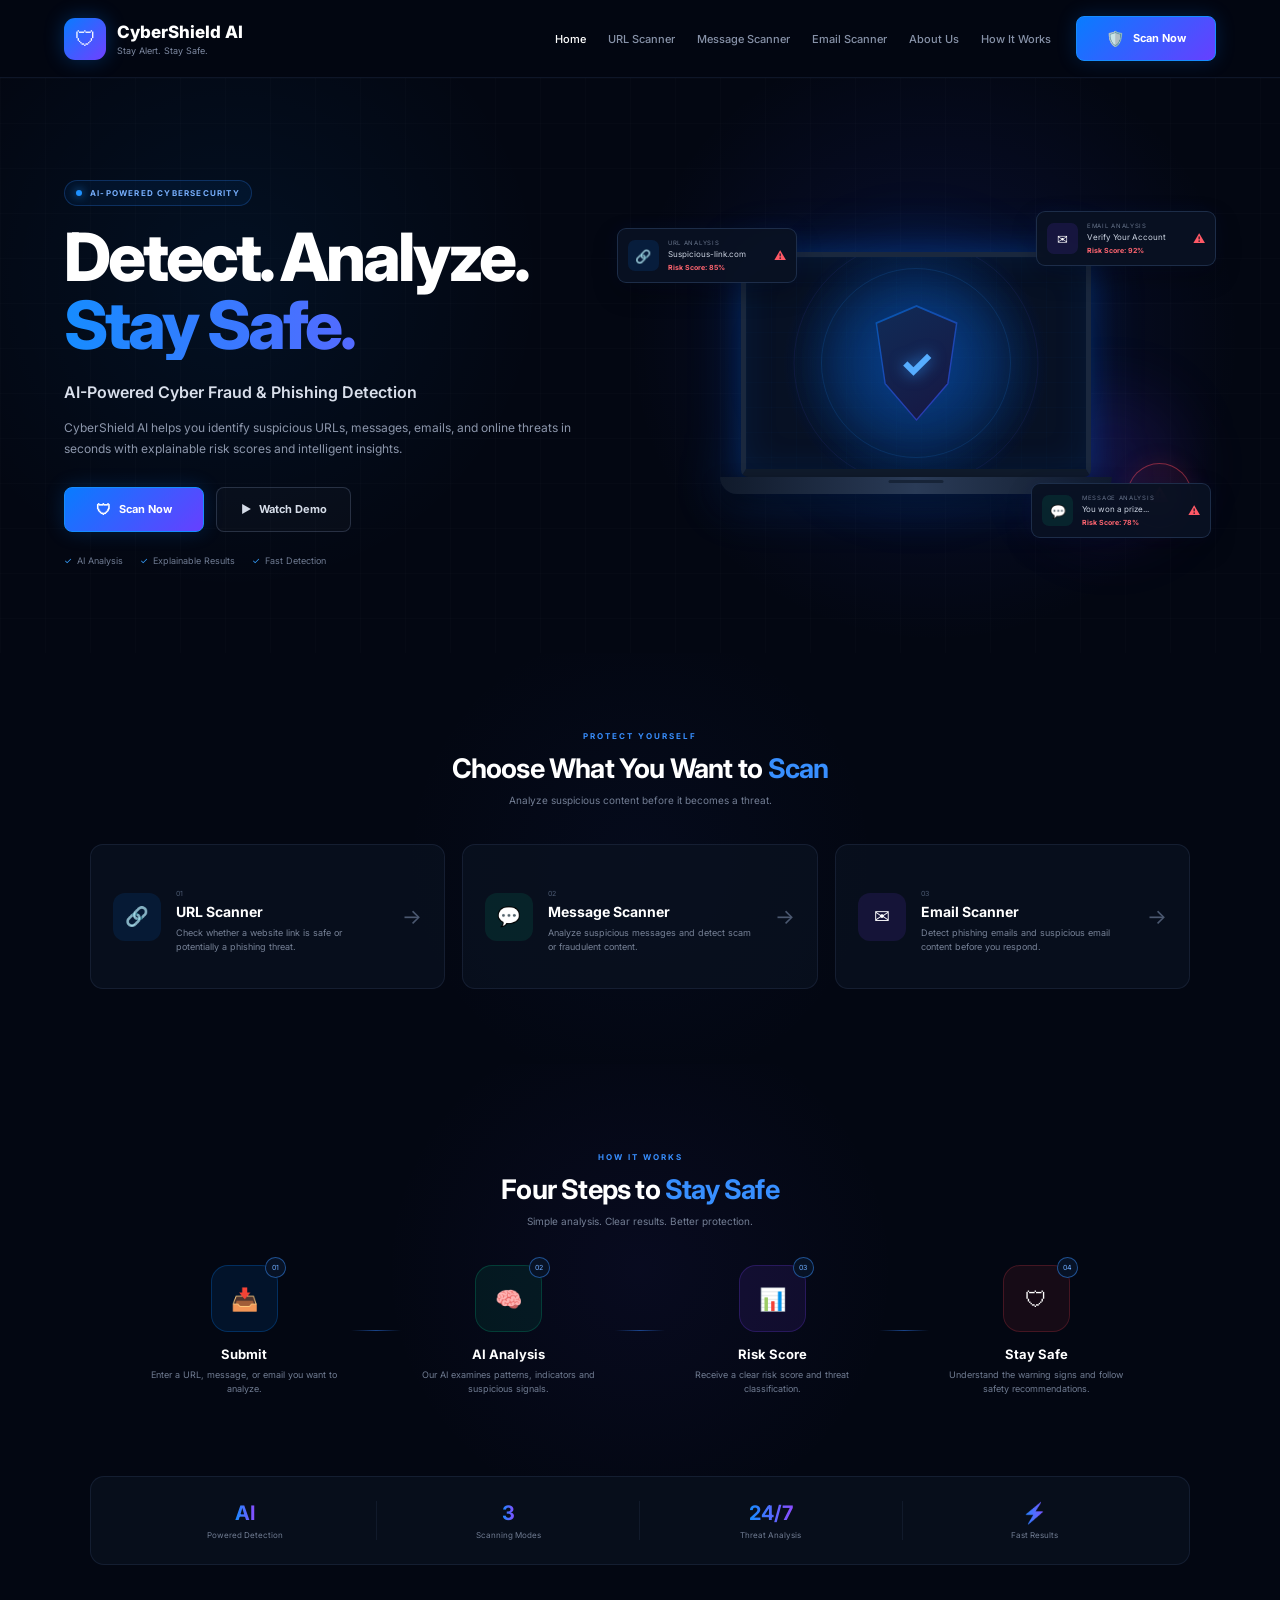
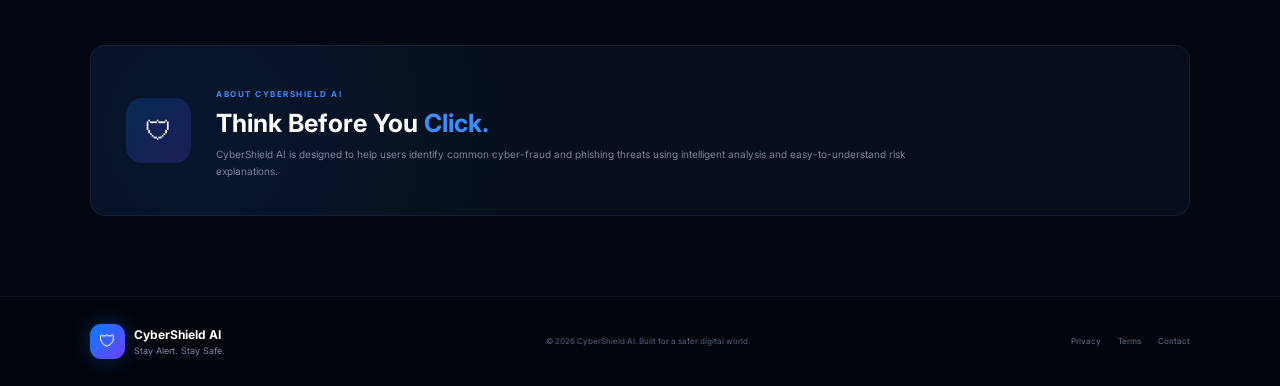
<file: index.html>
<!DOCTYPE html>
<html lang="en">
<head>
    <meta charset="UTF-8">
    <meta name="viewport" content="width=device-width, initial-scale=1.0">

    <title>CyberShield AI - Stay Alert. Stay Safe.</title>

    <link rel="stylesheet" href="style.css">

    <link
        href="https://fonts.googleapis.com/css2?family=Inter:wght@400;500;600;700;800&display=swap"
        rel="stylesheet"
    >
</head>

<body>

    <!-- =========================
         NAVBAR
    ========================== -->

    <header class="navbar">

        <a href="index.html" class="brand">
            <div class="brand-icon">🛡</div>

            <div class="brand-text">
                <strong>CyberShield AI</strong>
                <span>Stay Alert. Stay Safe.</span>
            </div>
        </a>

        <nav class="nav-links">
            <a href="index.html" class="active">Home</a>
            <a href="#scanner">URL Scanner</a>
            <a href="#scanner">Message Scanner</a>
            <a href="#scanner">Email Scanner</a>
            <a href="#about">About Us</a>
            <a href="#how-it-works">How It Works</a>
        </nav>

        <a href="scanner.html" class="primary-button">
    <span class="button-icon">🛡️</span>
    <span>Scan Now</span>
</a>

    </header>


    <!-- =========================
         HERO
    ========================== -->

    <main>

        <section class="hero">

            <div class="hero-content">

                <div class="hero-badge">
                    <span class="badge-dot"></span>
                    AI-POWERED CYBERSECURITY
                </div>

                <h1>
                    Detect.
                    Analyze.
                    <span>Stay Safe.</span>
                </h1>

                <h2>
                    AI-Powered Cyber Fraud &amp; Phishing Detection
                </h2>

                <p>
                    CyberShield AI helps you identify suspicious URLs,
                    messages, emails, and online threats in seconds with
                    explainable risk scores and intelligent insights.
                </p>

                <!-- BUTTONS -->

                <div class="hero-buttons">

                    <a href="scanner.html" class="primary-button">
                        <span class="button-icon">🛡</span>
                        <span>Scan Now</span>
                    </a>

                    <a href="#how-it-works" class="secondary-button">
                        <span class="button-icon">▶</span>
                        <span>Watch Demo</span>
                    </a>

                </div>

                <div class="hero-trust">

                    <div class="trust-item">
                        <span>✓</span>
                        AI Analysis
                    </div>

                    <div class="trust-item">
                        <span>✓</span>
                        Explainable Results
                    </div>

                    <div class="trust-item">
                        <span>✓</span>
                        Fast Detection
                    </div>

                </div>

            </div>


            <!-- =========================
                 HERO VISUAL
            ========================== -->

            <div class="hero-visual">

                <div class="glow glow-one"></div>
                <div class="glow glow-two"></div>


                <!-- URL CARD -->

                <div class="threat-card url-card">

                    <div class="threat-icon blue-icon">
                        🔗
                    </div>

                    <div class="threat-info">
                        <small>URL ANALYSIS</small>
                        <p>Suspicious-link.com</p>
                        <strong>Risk Score: 85%</strong>
                    </div>

                    <div class="warning">⚠</div>

                </div>


                <!-- LAPTOP -->

                <div class="laptop">

                    <div class="laptop-screen">

                        <div class="screen-grid"></div>
                        <div class="screen-glow"></div>

                        <div class="scan-ring ring-one"></div>
                        <div class="scan-ring ring-two"></div>

                        <div class="shield">
                            <div class="shield-symbol">✓</div>
                        </div>

                    </div>

                    <div class="laptop-bottom">
                        <div class="laptop-line"></div>
                    </div>

                </div>


                <!-- EMAIL CARD -->

                <div class="threat-card email-card">

                    <div class="threat-icon purple-icon">
                        ✉
                    </div>

                    <div class="threat-info">
                        <small>EMAIL ANALYSIS</small>
                        <p>Verify Your Account</p>
                        <strong>Risk Score: 92%</strong>
                    </div>

                    <div class="warning">⚠</div>

                </div>


                <!-- MESSAGE CARD -->

                <div class="threat-card message-card">

                    <div class="threat-icon green-icon">
                        💬
                    </div>

                    <div class="threat-info">
                        <small>MESSAGE ANALYSIS</small>
                        <p>You won a prize...</p>
                        <strong>Risk Score: 78%</strong>
                    </div>

                    <div class="warning">⚠</div>

                </div>


                <!-- WARNING -->

                <div class="warning-circle">
                    <span>⚠</span>
                </div>

            </div>

        </section>


        <!-- =========================
             SCANNER SECTION
        ========================== -->

        <section class="scanner-section" id="scanner">

            <div class="section-heading">

                <span>PROTECT YOURSELF</span>

                <h2>
                    Choose What You Want to <em>Scan</em>
                </h2>

                <p>
                    Analyze suspicious content before it becomes a threat.
                </p>

            </div>


            <div class="scanner-grid">

                <a href="scanner.html" class="scanner-card">

                    <div class="scanner-icon blue">
                        🔗
                    </div>

                    <div class="scanner-content">

                        <span class="card-number">01</span>

                        <h3>URL Scanner</h3>

                        <p>
                            Check whether a website link is safe
                            or potentially a phishing threat.
                        </p>

                    </div>

                    <span class="card-arrow">→</span>

                </a>


                <a href="scanner.html" class="scanner-card">

                    <div class="scanner-icon green">
                        💬
                    </div>

                    <div class="scanner-content">

                        <span class="card-number">02</span>

                        <h3>Message Scanner</h3>

                        <p>
                            Analyze suspicious messages and
                            detect scam or fraudulent content.
                        </p>

                    </div>

                    <span class="card-arrow">→</span>

                </a>


                <a href="scanner.html" class="scanner-card">

                    <div class="scanner-icon purple">
                        ✉
                    </div>

                    <div class="scanner-content">

                        <span class="card-number">03</span>

                        <h3>Email Scanner</h3>

                        <p>
                            Detect phishing emails and suspicious
                            email content before you respond.
                        </p>

                    </div>

                    <span class="card-arrow">→</span>

                </a>

            </div>

        </section>


        <!-- =========================
             HOW IT WORKS
        ========================== -->

        <section class="how-section" id="how-it-works">

            <div class="section-heading">

                <span>HOW IT WORKS</span>

                <h2>
                    Four Steps to <em>Stay Safe</em>
                </h2>

                <p>
                    Simple analysis. Clear results. Better protection.
                </p>

            </div>


            <div class="steps">

                <div class="step">

                    <div class="step-icon">
                        <span>01</span>
                        📥
                    </div>

                    <h3>Submit</h3>

                    <p>
                        Enter a URL, message, or email
                        you want to analyze.
                    </p>

                </div>


                <div class="step-line"></div>


                <div class="step">

                    <div class="step-icon green-step">
                        <span>02</span>
                        🧠
                    </div>

                    <h3>AI Analysis</h3>

                    <p>
                        Our AI examines patterns,
                        indicators and suspicious signals.
                    </p>

                </div>


                <div class="step-line"></div>


                <div class="step">

                    <div class="step-icon purple-step">
                        <span>03</span>
                        📊
                    </div>

                    <h3>Risk Score</h3>

                    <p>
                        Receive a clear risk score
                        and threat classification.
                    </p>

                </div>


                <div class="step-line"></div>


                <div class="step">

                    <div class="step-icon red-step">
                        <span>04</span>
                        🛡
                    </div>

                    <h3>Stay Safe</h3>

                    <p>
                        Understand the warning signs
                        and follow safety recommendations.
                    </p>

                </div>

            </div>

        </section>


        <!-- =========================
             STATS
        ========================== -->

        <section class="stats">

            <div class="stat">
                <strong>AI</strong>
                <span>Powered Detection</span>
            </div>

            <div class="stat">
                <strong>3</strong>
                <span>Scanning Modes</span>
            </div>

            <div class="stat">
                <strong>24/7</strong>
                <span>Threat Analysis</span>
            </div>

            <div class="stat">
                <strong>⚡</strong>
                <span>Fast Results</span>
            </div>

        </section>


        <!-- =========================
             ABOUT
        ========================== -->

        <section class="about-section" id="about">

            <div class="about-box">

                <div class="about-icon">
                    🛡
                </div>

                <div>

                    <span>ABOUT CYBERSHIELD AI</span>

                    <h2>
                        Think Before You <em>Click.</em>
                    </h2>

                    <p>
                        CyberShield AI is designed to help users
                        identify common cyber-fraud and phishing
                        threats using intelligent analysis and
                        easy-to-understand risk explanations.
                    </p>

                </div>

            </div>

        </section>

    </main>


    <!-- =========================
         FOOTER
    ========================== -->

    <footer>

        <div class="footer-brand">

            <div class="brand-icon">🛡</div>

            <div>
                <strong>CyberShield AI</strong>
                <span>Stay Alert. Stay Safe.</span>
            </div>

        </div>

        <div class="footer-copy">
            © 2026 CyberShield AI. Built for a safer digital world.
        </div>

        <div class="footer-links">
            <a href="#">Privacy</a>
            <a href="#">Terms</a>
            <a href="#">Contact</a>
        </div>

    </footer>

</body>
</html>
</file>
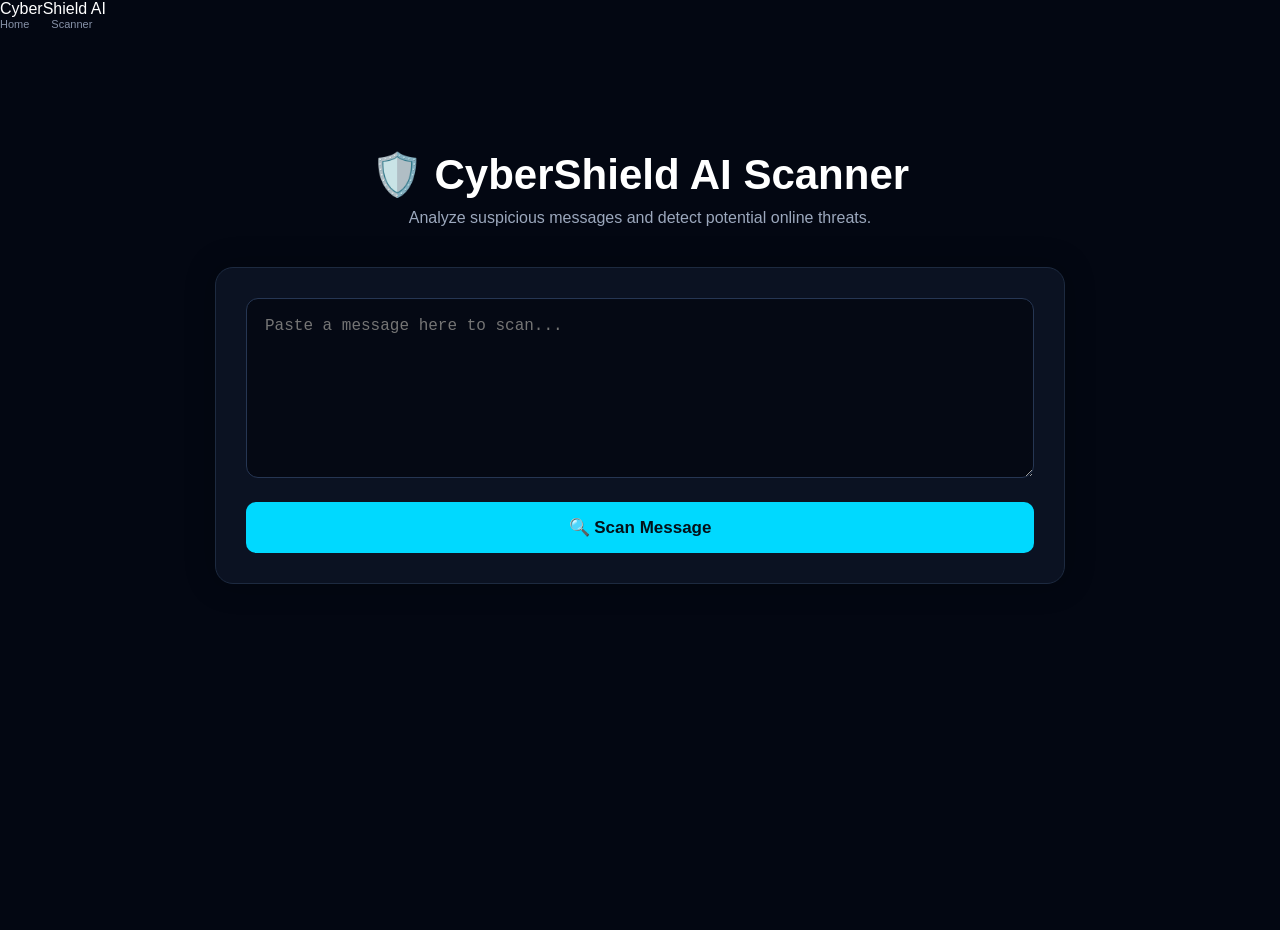
<file: scanner.html>
<!DOCTYPE html>
<html lang="en">

<head>
    <meta charset="UTF-8">
    <meta name="viewport" content="width=device-width, initial-scale=1.0">

    <title>CyberShield AI Scanner</title>

    <link rel="stylesheet" href="style.css">

    <style>
        .history-header {
    display: flex;
    justify-content: space-between;
    align-items: center;
    gap: 15px;
    margin-bottom: 20px;
}

.history-header h2 {
    margin: 0;
}

.clear-history-btn {
    padding: 9px 14px;
    border: 1px solid #263653;
    border-radius: 8px;
    background: #111b2d;
    color: #c4cede;
    cursor: pointer;
    font-size: 13px;
}

.clear-history-btn:hover {
    background: #18253b;
}

@media (max-width: 600px) {

    .history-header {
        flex-direction: column;
        align-items: flex-start;
    }

}
        .stats-grid {
    display: grid;
    grid-template-columns: repeat(4, 1fr);
    gap: 15px;
    margin-top: 25px;
}

.stat-card {
    padding: 20px;
    text-align: center;
    background: #0b1222;
    border: 1px solid #1d2a40;
    border-radius: 15px;
}

.stat-icon {
    font-size: 25px;
    margin-bottom: 8px;
}

.stat-number {
    font-size: 28px;
    font-weight: 800;
    margin-bottom: 5px;
}

.stat-label {
    color: #8f9db3;
    font-size: 13px;
}

@media (max-width: 700px) {

    .stats-grid {
        grid-template-columns: repeat(2, 1fr);
    }

}
        .analysis-panel {
    margin-top: 25px;
    padding: 20px;
    border-radius: 12px;
    background: #08111f;
    border: 1px solid #263653;
}

.analysis-title {
    font-size: 18px;
    font-weight: 700;
    margin-bottom: 18px;
}

.analysis-item {
    display: flex;
    justify-content: space-between;
    align-items: center;
    padding: 12px 0;
    border-bottom: 1px solid #17243a;
    color: #c4cede;
}

.analysis-item:last-child {
    border-bottom: none;
}

.analysis-item span:last-child {
    font-weight: 600;
}
        .risk-level {
    font-size: 18px;
    font-weight: 700;
    margin-bottom: 15px;
}

.recommendation {
    margin-top: 25px;
    padding: 15px;
    border-radius: 10px;
    background: #0d1728;
    border: 1px solid #263653;
}

.recommendation strong {
    display: block;
    margin-bottom: 8px;
}

.recommendation p {
    margin: 0;
    color: #b8c4d8;
    line-height: 1.5;
}
        .scanner-page {
            min-height: 100vh;
            padding: 120px 20px 60px;
            display: flex;
            justify-content: center;
        }

        .scanner-container {
            width: 100%;
            max-width: 850px;
        }

        .scanner-title {
            text-align: center;
            margin-bottom: 10px;
            font-size: 42px;
        }

        .scanner-subtitle {
            text-align: center;
            color: #9ca8bd;
            margin-bottom: 40px;
        }

        .scanner-box {
            background: #0b1222;
            border: 1px solid #1d2a40;
            border-radius: 18px;
            padding: 30px;
            box-shadow: 0 0 30px rgba(0, 0, 0, 0.25);
        }

        #messageInput {
            width: 100%;
            min-height: 180px;
            resize: vertical;
            padding: 18px;
            border-radius: 12px;
            border: 1px solid #263653;
            background: #050914;
            color: white;
            font-size: 16px;
            outline: none;
        }

        #messageInput:focus {
            border-color: #00d9ff;
        }

        .scan-btn {
            width: 100%;
            margin-top: 20px;
            padding: 15px;
            border: none;
            border-radius: 10px;
            background: #00d9ff;
            color: #041018;
            font-size: 17px;
            font-weight: 700;
            cursor: pointer;
        }

        .scan-btn:hover {
            opacity: 0.9;
        }

        .result-box {
            display: none;
            margin-top: 25px;
            padding: 25px;
            border-radius: 15px;
            background: #07101e;
            border: 1px solid #263653;
        }

        .result-title {
            font-size: 25px;
            font-weight: 700;
            margin-bottom: 15px;
        }

        .risk-score {
            font-size: 20px;
            margin-bottom: 15px;
        }

        .reasons-title {
            font-size: 17px;
            font-weight: 700;
            margin-bottom: 10px;
        }

        #reasonsList {
            padding-left: 20px;
            color: #c4cede;
        }

        #reasonsList li {
            margin-bottom: 8px;
        }

        .safe {
            border-color: #22c55e;
        }

        .safe .result-title {
            color: #22c55e;
        }

        .danger {
            border-color: #ef4444;
        }

        .danger .result-title {
            color: #ef4444;
        }

        .warning {
            border-color: #f59e0b;
        }

        .warning .result-title {
            color: #f59e0b;
        }
        .risk-meter {
    width: 100%;
    height: 12px;
    background: #182338;
    border-radius: 20px;
    overflow: hidden;
    margin: 15px 0 25px;
}

.risk-bar {
    width: 0%;
    height: 100%;
    border-radius: 20px;
    transition: width 1s ease;
    background: #ef4444;
}

    </style>
</head>

<body>

    <nav>
        <div class="logo">CyberShield AI</div>

        <div class="nav-links">
            <a href="index.html">Home</a>
            <a href="scanner.html">Scanner</a>
        </div>
    </nav>

    <main class="scanner-page">

        <div class="scanner-container">

            <h1 class="scanner-title">
                🛡️ CyberShield AI Scanner
            </h1>

            <p class="scanner-subtitle">
                Analyze suspicious messages and detect potential online threats.
            </p>

            <div class="scanner-box">

                <textarea
                    id="messageInput"
                    placeholder="Paste a message here to scan..."></textarea>

                <button class="scan-btn" onclick="scanMessage()">
                    🔍 Scan Message
                </button>

                <div id="resultBox" class="result-box">

                    <div id="resultTitle" class="result-title"></div>

                    <div id="riskScore" class="risk-score"></div>
                    <div id="riskLevel" class="risk-level"></div>
                    <div class="risk-meter">
    <div id="riskBar" class="risk-bar"></div>
</div>

                    <div class="reasons-title">
                        🔎 Why?
                    </div>

                    <ul id="reasonsList"></ul>
                    <div class="recommendation">
    <strong>🛡️ Safety Recommendation</strong>
    <p id="recommendationText"></p>
</div>
<div class="analysis-panel">

    <div class="analysis-title">
        🤖 CyberShield AI Analysis
    </div>

    <div class="analysis-item">
        <span>🔍 Keyword Analysis</span>
        <span id="keywordStatus">Checking...</span>
    </div>

    <div class="analysis-item">
        <span>🔗 Link Analysis</span>
        <span id="linkStatus">Checking...</span>
    </div>

    <div class="analysis-item">
        <span>🔐 Sensitive Information</span>
        <span id="sensitiveStatus">Checking...</span>
    </div>

    <div class="analysis-item">
        <span>⚠️ Threat Patterns</span>
        <span id="patternStatus">Checking...</span>
    </div>

    </div>
<div class="stats-grid">

    <div class="stat-card">
        <div class="stat-icon">📊</div>
        <div class="stat-number" id="totalScans">0</div>
        <div class="stat-label">Total Scans</div>
    </div>

    <div class="stat-card">
        <div class="stat-icon">🚨</div>
        <div class="stat-number" id="threatsDetected">0</div>
        <div class="stat-label">Threats Detected</div>
    </div>

    <div class="stat-card">
        <div class="stat-icon">🛡️</div>
        <div class="stat-number" id="safeMessages">0</div>
        <div class="stat-label">Safe Messages</div>
    </div>

    <div class="stat-card">
        <div class="stat-icon">🔴</div>
        <div class="stat-number" id="highRisk">0</div>
        <div class="stat-label">High Risk</div>
    </div>

</div>
   <div class="history-header">

    <h2>📋 Scan History</h2>

    <button class="clear-history-btn" onclick="clearHistory()">
        🗑️ Clear History
    </button>

</div>
    </div>

        </div>

    </main>

    <script src="scanner.js"></script>

</body>

</html>
</file>
<file: style.css>
/* =========================================
   CYBERSHIELD AI
   HOMEPAGE
========================================= */

* {
    margin: 0;
    padding: 0;
    box-sizing: border-box;
}

html {
    scroll-behavior: smooth;
}

body {
    font-family: "Inter", Arial, sans-serif;
    background: #030712;
    color: #ffffff;
    overflow-x: hidden;
}

a {
    color: inherit;
    text-decoration: none;
}


/* =========================================
   NAVBAR
========================================= */

.navbar {
    width: 100%;
    min-height: 78px;

    padding: 14px 5%;

    display: flex;
    align-items: center;

    gap: 25px;

    position: relative;
    z-index: 20;

    background: rgba(3, 7, 18, 0.96);

    border-bottom: 1px solid rgba(75, 104, 160, 0.16);

    backdrop-filter: blur(14px);
}

.brand {
    display: flex;
    align-items: center;

    gap: 11px;

    flex-shrink: 0;
}

.brand-icon {
    width: 42px;
    height: 42px;

    display: flex;
    align-items: center;
    justify-content: center;

    border-radius: 11px;

    background: linear-gradient(
        135deg,
        #087cff,
        #7040ff
    );

    box-shadow:
        0 0 20px rgba(0, 125, 255, 0.3);

    font-size: 21px;
}

.brand-text strong {
    display: block;

    font-size: 17px;
    font-weight: 800;
}

.brand-text span,
.footer-brand span {
    display: block;

    margin-top: 3px;

    color: #7f8aa2;

    font-size: 9px;
}

.nav-links {
    display: flex;
    align-items: center;

    gap: 22px;

    margin-left: auto;
}

.nav-links a {
    color: #8792a8;

    font-size: 11px;
    font-weight: 500;

    transition: color 0.25s ease;
}

.nav-links a:hover,
.nav-links a.active {
    color: #ffffff;
}


/* NAVBAR SCAN BUTTON */

.nav-scan {
    min-width: 108px;
    height: 38px;

    padding: 0 14px;

    display: inline-flex;
    align-items: center;
    justify-content: center;

    gap: 6px;

    flex-shrink: 0;

    border: 1px solid rgba(0, 139, 255, 0.45);

    border-radius: 8px;

    background: rgba(0, 115, 255, 0.1);

    color: #ffffff;

    font-size: 11px;
    font-weight: 700;

    white-space: nowrap;

    transition: 0.25s ease;
}

.nav-scan:hover {
    background: rgba(0, 115, 255, 0.22);

    box-shadow:
        0 0 20px rgba(0, 115, 255, 0.2);
}


/* =========================================
   HERO
========================================= */

.hero {
    width: 100%;
    max-width: 1440px;

    min-height: 575px;

    margin: 0 auto;

    padding: 65px 5% 50px;

    display: flex;
    align-items: center;

    position: relative;

    overflow: hidden;

    background:
        radial-gradient(
            circle at 73% 45%,
            rgba(48, 72, 255, 0.13),
            transparent 31%
        ),
        radial-gradient(
            circle at 18% 35%,
            rgba(0, 142, 255, 0.07),
            transparent 28%
        );
}

.hero::before {
    content: "";

    position: absolute;

    inset: 0;

    background-image:
        linear-gradient(
            rgba(255, 255, 255, 0.012) 1px,
            transparent 1px
        ),
        linear-gradient(
            90deg,
            rgba(255, 255, 255, 0.012) 1px,
            transparent 1px
        );

    background-size: 45px 45px;

    pointer-events: none;
}


/* =========================================
   HERO CONTENT
========================================= */

.hero-content {
    width: 48%;

    flex-shrink: 0;

    position: relative;
    z-index: 5;
}

.hero-badge {
    width: fit-content;

    display: flex;
    align-items: center;

    gap: 8px;

    padding: 7px 11px;

    margin-bottom: 18px;

    border: 1px solid rgba(47, 135, 255, 0.25);

    border-radius: 30px;

    background: rgba(0, 117, 255, 0.07);

    color: #76aefc;

    font-size: 8px;
    font-weight: 700;

    letter-spacing: 1.2px;
}

.badge-dot {
    width: 6px;
    height: 6px;

    border-radius: 50%;

    background: #1e91ff;

    box-shadow:
        0 0 10px #1e91ff;
}

.hero-content h1 {
    max-width: 600px;

    font-size: clamp(44px, 5.2vw, 70px);

    line-height: 1.02;

    letter-spacing: -3px;

    font-weight: 800;
}

.hero-content h1 span {
    display: block;

    background: linear-gradient(
        90deg,
        #168cff,
        #8b4cff
    );

    -webkit-background-clip: text;
    background-clip: text;

    color: transparent;
}

.hero-content h2 {
    margin-top: 22px;

    color: #d9dfeb;

    font-size: 16px;

    font-weight: 600;
}

.hero-content > p {
    max-width: 540px;

    margin-top: 15px;

    color: #8c96ab;

    font-size: 12px;

    line-height: 1.8;
}


/* =========================================
   HERO BUTTONS
========================================= */

.hero-buttons {
    display: flex;
    align-items: center;

    gap: 12px;

    margin-top: 27px;
}


/* IMPORTANT:
   THE ENTIRE <a> IS THE BUTTON.
   TEXT + ICON ARE INSIDE THE BLUE BOX.
*/

.primary-button {
    width: 140px;
    height: 45px;

    padding: 0;

    display: inline-flex;
    align-items: center;
    justify-content: center;

    gap: 8px;

    border: 1px solid #168cff;
    border-radius: 8px;

    background: linear-gradient(
        135deg,
        #087cff,
        #673fff
    );

    color: #ffffff;

    font-size: 11px;
    font-weight: 700;

    line-height: 1;

    white-space: nowrap;

    cursor: pointer;

    box-shadow:
        0 0 20px rgba(0, 124, 255, 0.2);

    transition:
        transform 0.25s ease,
        box-shadow 0.25s ease;
}

.primary-button:hover {
    transform: translateY(-2px);

    box-shadow:
        0 0 28px rgba(0, 124, 255, 0.4);
}

.primary-button .button-icon,
.primary-button > span:last-child {
    display: inline-flex;
    align-items: center;
    justify-content: center;

    color: #ffffff;
}


/* WATCH DEMO */

.secondary-button {
    width: 135px;
    height: 45px;

    padding: 0;

    display: inline-flex;
    align-items: center;
    justify-content: center;

    gap: 8px;

    border: 1px solid rgba(122, 142, 177, 0.28);

    border-radius: 8px;

    background: rgba(255, 255, 255, 0.025);

    color: #d5dce8;

    font-size: 11px;
    font-weight: 700;

    white-space: nowrap;

    cursor: pointer;

    transition:
        transform 0.25s ease,
        background 0.25s ease;
}

.secondary-button:hover {
    background: rgba(255, 255, 255, 0.06);

    transform: translateY(-2px);
}

.secondary-button .button-icon,
.secondary-button > span:last-child {
    display: inline-flex;
    align-items: center;
    justify-content: center;
}


/* =========================================
   HERO TRUST
========================================= */

.hero-trust {
    display: flex;
    align-items: center;
    flex-wrap: wrap;

    gap: 17px;

    margin-top: 23px;
}

.trust-item {
    display: flex;
    align-items: center;

    gap: 5px;

    color: #6f7b92;

    font-size: 9px;
}

.trust-item span {
    color: #36a0ff;
}


/* =========================================
   HERO VISUAL
========================================= */

.hero-visual {
    width: 52%;
    max-width: 650px;

    height: 420px;

    margin-left: auto;

    position: relative;

    flex-shrink: 1;

    display: flex;
    align-items: center;
    justify-content: center;
}

.glow {
    position: absolute;

    border-radius: 50%;

    filter: blur(30px);

    pointer-events: none;
}

.glow-one {
    width: 260px;
    height: 260px;

    top: 75px;
    left: 50%;

    transform: translateX(-50%);

    background: rgba(0, 108, 255, 0.13);
}

.glow-two {
    width: 150px;
    height: 150px;

    right: 5%;
    bottom: 10%;

    background: rgba(110, 54, 255, 0.12);
}


/* =========================================
   LAPTOP
========================================= */

.laptop {
    width: 350px;

    position: relative;

    z-index: 2;

    filter:
        drop-shadow(
            0 0 25px rgba(0, 116, 255, 0.24)
        );
}

.laptop-screen {
    width: 100%;
    height: 225px;

    position: relative;

    overflow: hidden;

    border: 5px solid #1a283e;

    border-bottom: 8px solid #101b2c;

    border-radius: 14px 14px 7px 7px;

    background:
        radial-gradient(
            circle at center,
            rgba(20, 102, 215, 0.22),
            #071124 67%
        );

    box-shadow:
        inset 0 0 35px rgba(0, 110, 255, 0.1),
        0 0 30px rgba(0, 102, 255, 0.14);
}

.screen-grid {
    position: absolute;

    inset: 0;

    opacity: 0.35;

    background-image:
        linear-gradient(
            rgba(60, 133, 220, 0.08) 1px,
            transparent 1px
        ),
        linear-gradient(
            90deg,
            rgba(60, 133, 220, 0.08) 1px,
            transparent 1px
        );

    background-size: 25px 25px;
}

.screen-glow {
    position: absolute;

    width: 180px;
    height: 180px;

    left: 50%;
    top: 50%;

    transform: translate(-50%, -50%);

    border-radius: 50%;

    background: rgba(0, 132, 255, 0.12);

    filter: blur(20px);
}


/* =========================================
   SHIELD
========================================= */

.shield {
    position: absolute;

    width: 100px;
    height: 116px;

    left: 50%;
    top: 50%;

    transform: translate(-50%, -50%);

    display: flex;
    align-items: center;
    justify-content: center;

    clip-path: polygon(
        50% 0%,
        91% 15%,
        82% 68%,
        50% 100%,
        18% 68%,
        9% 15%
    );

    background: linear-gradient(
        145deg,
        rgba(0, 138, 255, 0.45),
        rgba(107, 54, 255, 0.45)
    );
}

.shield::before {
    content: "";

    position: absolute;

    inset: 2px;

    clip-path: inherit;

    background:
        linear-gradient(
            145deg,
            #102c58,
            #171641
        );
}

.shield-symbol {
    position: relative;

    z-index: 2;

    color: #56adff;

    font-size: 38px;
    font-weight: 800;

    text-shadow:
        0 0 15px rgba(45, 153, 255, 0.8);
}


/* =========================================
   SCAN RINGS
========================================= */

.scan-ring {
    position: absolute;

    left: 50%;
    top: 50%;

    transform: translate(-50%, -50%);

    border-radius: 50%;

    border: 1px solid rgba(40, 146, 255, 0.14);
}

.ring-one {
    width: 190px;
    height: 190px;
}

.ring-two {
    width: 245px;
    height: 245px;

    border-color: rgba(103, 75, 255, 0.09);
}


/* =========================================
   LAPTOP BASE
========================================= */

.laptop-bottom {
    width: calc(100% + 42px);
    height: 17px;

    margin-left: -21px;

    position: relative;

    border-radius: 0 0 18px 18px;

    background: linear-gradient(
        90deg,
        #101a2b,
        #2a3b57,
        #101a2b
    );

    box-shadow:
        0 8px 20px rgba(0, 0, 0, 0.45);
}

.laptop-line {
    width: 55px;
    height: 3px;

    position: absolute;

    left: 50%;
    top: 3px;

    transform: translateX(-50%);

    border-radius: 10px;

    background: #172438;
}


/* =========================================
   THREAT CARDS
========================================= */

.threat-card {
    position: absolute;

    z-index: 5;

    display: flex;
    align-items: center;

    gap: 9px;

    width: 180px;

    padding: 10px;

    border: 1px solid rgba(76, 112, 165, 0.3);

    border-radius: 9px;

    background: rgba(9, 18, 34, 0.94);

    backdrop-filter: blur(14px);

    box-shadow:
        0 10px 25px rgba(0, 0, 0, 0.3),
        0 0 20px rgba(0, 100, 255, 0.07);
}

.url-card {
    left: 0;
    top: 65px;
}

.email-card {
    right: 0;
    top: 48px;
}

.message-card {
    right: 5px;
    bottom: 45px;
}

.threat-icon {
    width: 31px;
    height: 31px;

    flex-shrink: 0;

    display: flex;
    align-items: center;
    justify-content: center;

    border-radius: 7px;

    font-size: 13px;
}

.blue-icon {
    background: rgba(0, 125, 255, 0.12);
}

.purple-icon {
    background: rgba(125, 63, 255, 0.13);
}

.green-icon {
    background: rgba(0, 215, 145, 0.1);
}

.threat-info {
    min-width: 0;
}

.threat-info small {
    display: block;

    margin-bottom: 3px;

    color: #66738a;

    font-size: 6px;

    letter-spacing: 0.7px;
}

.threat-info p {
    overflow: hidden;

    white-space: nowrap;
    text-overflow: ellipsis;

    color: #cbd3e1;

    font-size: 8px;
}

.threat-info strong {
    display: block;

    margin-top: 4px;

    color: #ff6570;

    font-size: 7px;
}

.warning {
    margin-left: auto;

    color: #ff5966;

    font-size: 12px;
}


/* =========================================
   WARNING CIRCLE
========================================= */

.warning-circle {
    position: absolute;

    right: 4%;
    bottom: 13%;

    width: 65px;
    height: 65px;

    display: flex;
    align-items: center;
    justify-content: center;

    border: 1px solid rgba(255, 74, 89, 0.45);

    border-radius: 50%;

    background: rgba(255, 57, 75, 0.07);

    box-shadow:
        0 0 25px rgba(255, 57, 75, 0.12);

    color: #ff5966;

    font-size: 19px;
}


/* =========================================
   SECTION HEADING
========================================= */

.section-heading {
    text-align: center;

    margin-bottom: 38px;
}

.section-heading > span {
    color: #388fff;

    font-size: 8px;
    font-weight: 700;

    letter-spacing: 2px;
}

.section-heading h2 {
    margin-top: 9px;

    font-size: 27px;

    letter-spacing: -0.8px;
}

.section-heading h2 em {
    color: #388fff;

    font-style: normal;
}

.section-heading p {
    margin-top: 9px;

    color: #737e94;

    font-size: 10px;
}


/* =========================================
   SCANNER SECTION
========================================= */

.scanner-section {
    padding: 70px 7% 75px;

    background:
        radial-gradient(
            circle at center,
            rgba(37, 68, 180, 0.06),
            transparent 35%
        );
}

.scanner-grid {
    display: grid;

    grid-template-columns:
        repeat(3, minmax(0, 1fr));

    gap: 17px;

    max-width: 1100px;

    margin: 0 auto;
}

.scanner-card {
    min-height: 145px;

    padding: 22px;

    display: flex;
    align-items: center;

    gap: 15px;

    position: relative;

    border: 1px solid rgba(74, 98, 137, 0.2);

    border-radius: 13px;

    background: rgba(10, 18, 33, 0.75);

    transition:
        transform 0.25s ease,
        border-color 0.25s ease,
        box-shadow 0.25s ease;
}

.scanner-card:hover {
    transform: translateY(-5px);

    border-color: rgba(38, 135, 255, 0.4);

    box-shadow:
        0 15px 35px rgba(0, 0, 0, 0.25),
        0 0 25px rgba(0, 110, 255, 0.08);
}

.scanner-icon {
    width: 48px;
    height: 48px;

    flex-shrink: 0;

    display: flex;
    align-items: center;
    justify-content: center;

    border-radius: 12px;

    font-size: 19px;
}

.scanner-icon.blue {
    background: rgba(0, 127, 255, 0.11);
}

.scanner-icon.green {
    background: rgba(0, 213, 145, 0.1);
}

.scanner-icon.purple {
    background: rgba(127, 65, 255, 0.12);
}

.scanner-content {
    min-width: 0;
}

.card-number {
    color: #4c5a72;

    font-size: 7px;
}

.scanner-content h3 {
    margin-top: 3px;

    font-size: 14px;
}

.scanner-content p {
    margin-top: 6px;

    color: #778297;

    font-size: 9px;

    line-height: 1.55;
}

.card-arrow {
    margin-left: auto;

    color: #4b5870;

    font-size: 21px;

    transition: 0.25s;
}

.scanner-card:hover .card-arrow {
    color: #388fff;

    transform: translateX(4px);
}


/* =========================================
   HOW IT WORKS
========================================= */

.how-section {
    padding: 80px 7%;

    background:
        radial-gradient(
            circle at center,
            rgba(75, 59, 210, 0.07),
            transparent 38%
        );
}

.steps {
    max-width: 1050px;

    margin: 0 auto;

    display: flex;
    align-items: center;
    justify-content: center;

    gap: 12px;
}

.step {
    width: 190px;

    flex-shrink: 0;

    text-align: center;
}

.step-icon {
    width: 67px;
    height: 67px;

    margin: 0 auto;

    position: relative;

    display: flex;
    align-items: center;
    justify-content: center;

    border: 1px solid rgba(0, 132, 255, 0.25);

    border-radius: 17px;

    background: rgba(0, 125, 255, 0.1);

    font-size: 22px;
}

.step-icon span {
    position: absolute;

    top: -9px;
    right: -9px;

    width: 21px;
    height: 21px;

    display: flex;
    align-items: center;
    justify-content: center;

    border: 1px solid rgba(56, 143, 255, 0.5);

    border-radius: 50%;

    background: #071225;

    color: #6eacff;

    font-size: 7px;
}

.green-step {
    background: rgba(0, 210, 145, 0.08);

    border-color: rgba(0, 210, 145, 0.2);
}

.purple-step {
    background: rgba(125, 63, 255, 0.1);

    border-color: rgba(125, 63, 255, 0.22);
}

.red-step {
    background: rgba(255, 65, 82, 0.08);

    border-color: rgba(255, 65, 82, 0.2);
}

.step h3 {
    margin-top: 14px;

    font-size: 13px;
}

.step p {
    margin-top: 6px;

    color: #707c92;

    font-size: 9px;

    line-height: 1.55;
}

.step-line {
    width: 50px;
    height: 1px;

    flex-shrink: 0;

    background: linear-gradient(
        90deg,
        transparent,
        rgba(47, 127, 255, 0.5),
        transparent
    );
}


/* =========================================
   STATS
========================================= */

.stats {
    width: 86%;

    max-width: 1150px;

    margin: 0 auto 80px;

    padding: 24px;

    display: grid;

    grid-template-columns:
        repeat(4, 1fr);

    border: 1px solid rgba(70, 97, 138, 0.2);

    border-radius: 14px;

    background: rgba(9, 17, 31, 0.8);
}

.stat {
    display: flex;
    align-items: center;
    justify-content: center;

    flex-direction: column;

    gap: 5px;

    border-right: 1px solid rgba(78, 102, 139, 0.15);
}

.stat:last-child {
    border-right: none;
}

.stat strong {
    font-size: 20px;

    background: linear-gradient(
        90deg,
        #168cff,
        #8b4cff
    );

    -webkit-background-clip: text;
    background-clip: text;

    color: transparent;
}

.stat span {
    color: #707c92;

    font-size: 8px;
}


/* =========================================
   ABOUT
========================================= */

.about-section {
    padding: 0 7% 80px;
}

.about-box {
    max-width: 1100px;

    margin: 0 auto;

    padding: 35px;

    display: flex;
    align-items: center;

    gap: 25px;

    border: 1px solid rgba(65, 95, 145, 0.2);

    border-radius: 15px;

    background:
        radial-gradient(
            circle at 10% 50%,
            rgba(0, 120, 255, 0.08),
            transparent 35%
        ),
        rgba(9, 17, 31, 0.8);
}

.about-icon {
    width: 65px;
    height: 65px;

    flex-shrink: 0;

    display: flex;
    align-items: center;
    justify-content: center;

    border-radius: 16px;

    background: linear-gradient(
        135deg,
        rgba(0, 125, 255, 0.2),
        rgba(113, 62, 255, 0.2)
    );

    font-size: 27px;
}

.about-box > div:last-child > span {
    color: #398fff;

    font-size: 8px;
    font-weight: 700;

    letter-spacing: 1.5px;
}

.about-box h2 {
    margin-top: 7px;

    font-size: 25px;
}

.about-box h2 em {
    color: #398fff;

    font-style: normal;
}

.about-box p {
    max-width: 750px;

    margin-top: 8px;

    color: #778398;

    font-size: 10px;

    line-height: 1.7;
}


/* =========================================
   FOOTER
========================================= */

footer {
    min-height: 90px;

    padding: 20px 7%;

    display: flex;
    align-items: center;
    justify-content: space-between;

    gap: 25px;

    border-top: 1px solid rgba(72, 95, 135, 0.15);

    background: #02050d;
}

.footer-brand {
    display: flex;
    align-items: center;

    gap: 9px;

    flex-shrink: 0;
}

.footer-brand .brand-icon {
    width: 35px;
    height: 35px;

    font-size: 17px;
}

.footer-brand strong {
    display: block;

    font-size: 12px;
}

.footer-copy {
    color: #566277;

    font-size: 8px;

    text-align: center;
}

.footer-links {
    display: flex;

    gap: 17px;

    flex-shrink: 0;
}

.footer-links a {
    color: #667288;

    font-size: 8px;

    transition: 0.25s;
}

.footer-links a:hover {
    color: #ffffff;
}


/* =========================================
   TABLET
========================================= */

@media (max-width: 1100px) {

    .nav-links {
        gap: 13px;
    }

    .nav-links a {
        font-size: 10px;
    }

    .hero {
        padding-left: 4%;
        padding-right: 4%;
    }

    .hero-content {
        width: 46%;
    }

    .hero-visual {
        width: 54%;

        transform: scale(0.9);
        transform-origin: center;
    }

    .threat-card {
        width: 165px;
    }

    .url-card {
        left: -5px;
    }

    .email-card {
        right: -5px;
    }
}


/* =========================================
   SMALL TABLET
========================================= */

@media (max-width: 900px) {

    .navbar {
        min-height: 70px;
    }

    .nav-links {
        display: none;
    }

    .hero {
        min-height: auto;

        padding-top: 55px;
        padding-bottom: 35px;

        flex-direction: column;

        text-align: center;
    }

    .hero-content {
        width: 100%;
    }

    .hero-badge {
        margin-left: auto;
        margin-right: auto;
    }

    .hero-content h1 {
        font-size: clamp(42px, 10vw, 60px);
    }

    .hero-content h2 {
        font-size: 14px;
    }

    .hero-content > p {
        margin-left: auto;
        margin-right: auto;

        font-size: 11px;
    }

    .hero-buttons {
        justify-content: center;
    }

    .hero-trust {
        justify-content: center;
    }

    .hero-visual {
        width: 100%;
        max-width: 650px;

        margin: 15px auto 0;

        transform: scale(0.9);
    }

    .scanner-grid {
        grid-template-columns: 1fr;

        max-width: 600px;
    }

    .steps {
        flex-direction: column;
    }

    .step-line {
        width: 1px;
        height: 30px;
    }

    .stats {
        grid-template-columns: repeat(2, 1fr);
    }

    .stat {
        min-height: 65px;
    }

    .stat:nth-child(2) {
        border-right: none;
    }

    .stat:nth-child(3),
    .stat:nth-child(4) {
        border-top: 1px solid rgba(78, 102, 139, 0.15);

        padding-top: 15px;
    }

    .about-box {
        align-items: flex-start;
    }

    footer {
        flex-direction: column;

        text-align: center;
    }
}


/* =========================================
   PHONE
========================================= */

@media (max-width: 600px) {

    .navbar {
        padding: 12px 5%;
    }

    .nav-scan {
        display: none;
    }

    .brand-text strong {
        font-size: 15px;
    }

    .hero {
        padding-left: 5%;
        padding-right: 5%;
    }

    .hero-content h1 {
        font-size: 42px;

        letter-spacing: -2px;
    }

    .hero-content h2 {
        font-size: 13px;

        line-height: 1.5;
    }

    .hero-content > p {
        font-size: 10px;
    }

    .hero-buttons {
        flex-direction: column;
    }

    .primary-button {
        width: 170px;
    }

    .secondary-button {
        width: 170px;
    }

    .hero-trust {
        flex-direction: column;

        gap: 8px;
    }

    .hero-visual {
        width: 650px;

        max-width: none;

        height: 390px;

        margin-left: 50%;

        transform:
            translateX(-50%)
            scale(0.68);

        transform-origin: center;
    }

    .scanner-section,
    .how-section {
        padding-left: 5%;
        padding-right: 5%;
    }

    .section-heading h2 {
        font-size: 23px;
    }

    .stats {
        width: 90%;

        margin-bottom: 60px;

        grid-template-columns: 1fr;
    }

    .stat {
        border-right: none;

        border-bottom: 1px solid rgba(78, 102, 139, 0.15);

        padding: 13px 0;
    }

    .stat:last-child {
        border-bottom: none;
    }

    .about-section {
        padding-left: 5%;
        padding-right: 5%;
    }

    .about-box {
        flex-direction: column;

        padding: 25px;
    }

    .footer-links {
        flex-wrap: wrap;

        justify-content: center;
    }
}
.primary-button .button-icon {
    display: inline-flex;
    align-items: center;
    justify-content: center;
    font-size: 15px;
    line-height: 1;
}
</file>
